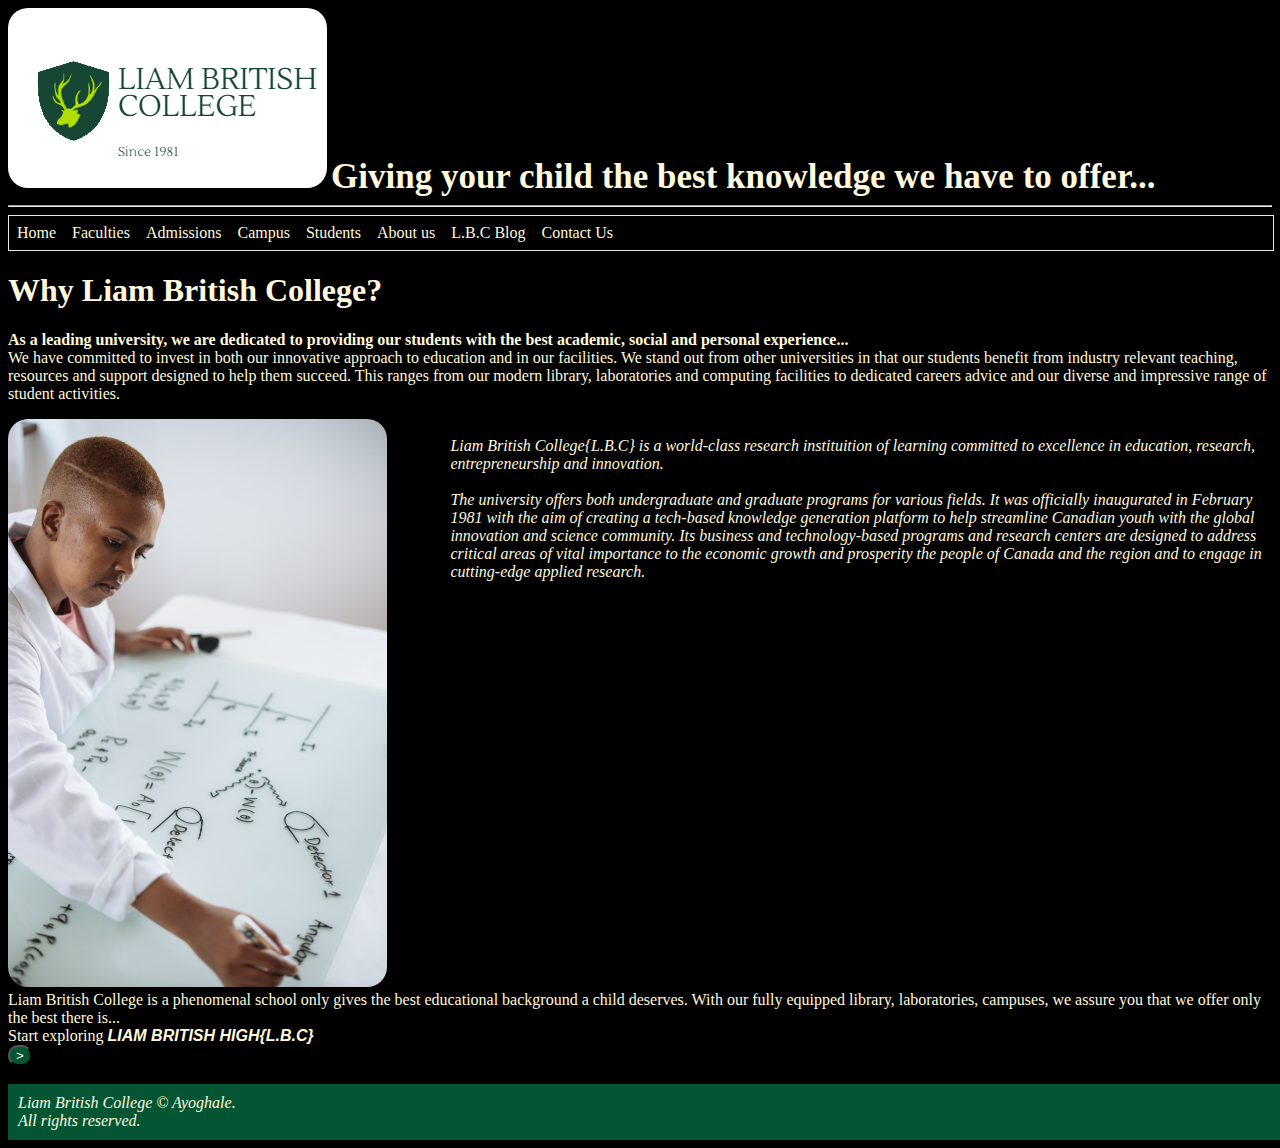
<file: index.html>
<!DOCTYPE html>
<html lang="en">
<head>
    <meta charset="UTF-8">
    <meta name="viewport" content="width=device-width, initial-scale=1.0">
    <link rel="stylesheet" href="style.css">
</head>
        <body>
            <header>
                <img src="logo.png" alt="Logo" class="resident">
                <b class="breli">Giving your child the best knowledge we have to offer...</b>
        <hr>
        <ul class="cats">
            <li class="sad">
                <a href="index.html" class="active">Home</a>
            </li>
            <li class="sad">
                <a href="faculties.html" class="bedo"> Faculties</a>
            </li>
            <li class="sad">
                <a href="admissions.html" class="mado">Admissions</a>
            </li>
            <li class="sad">
                <a href="campus.html" class="geow"> Campus</a>
            </li>
            <li class="sad">
                <a href="students.html" class="shola">Students</a>
            </li>
            <li class="sad">
                <a href="about.html"class="anima"> About us</a>
            </li>
            <li class="sad">
                <a href="blog.html" class="sami">L.B.C Blog</a>
            </li>
            <li class="sad">
                <a href="contact.html" class="lung">Contact Us</a>
            </li>

        </ul>
        </header>

        <h1 class="samile">Why Liam British College?</h1>
        <p>
            <strong class="vee">
                As a leading university, we are dedicated to providing our students with the best academic, social and personal experience...
            </strong>
            
        <br>

        We have committed to invest in both our innovative approach to education and in our facilities. We stand out from other universities in that our students benefit from industry relevant teaching, resources and support designed to help them succeed. This ranges from our modern library, laboratories and computing facilities to dedicated careers advice and our diverse and impressive range of student activities.
        </p>
        <img src="mad.jpeg" alt="" class="chad">
        <aside class="lucy">
        <div>
            <br>
            Liam British College{L.B.C} is a world-class research instituition of learning committed to excellence in education, research, entrepreneurship and innovation. 
        </div>
        <br class="bank">
        The university offers both undergraduate and graduate programs for various fields. It was officially inaugurated in February 1981 with the aim of creating a tech-based knowledge generation platform to help streamline Canadian youth with the global innovation and science community. Its business and technology-based programs and research centers are designed to address critical areas of vital importance to the economic growth and prosperity the people of Canada and the region and to engage in cutting-edge applied research. 
        </aside>
        <br>
        Liam British College is a phenomenal school only gives the best educational background a child deserves. With our fully equipped library, laboratories, campuses, we assure you that we offer only the best there is...
        <br>
        Start exploring <b class="blase">LIAM BRITISH HIGH{L.B.C}</b> <br>
             <a href="faculties.html">
            <button class="boothang">
               >
            </button>
        </a>
        <br>
        <br>
        
          <footer class="good">
                    <b></b>
            Liam British College &copy; Ayoghale.
            <br> All rights reserved.
            
        </footer>
            </body>
        </html>
</file>
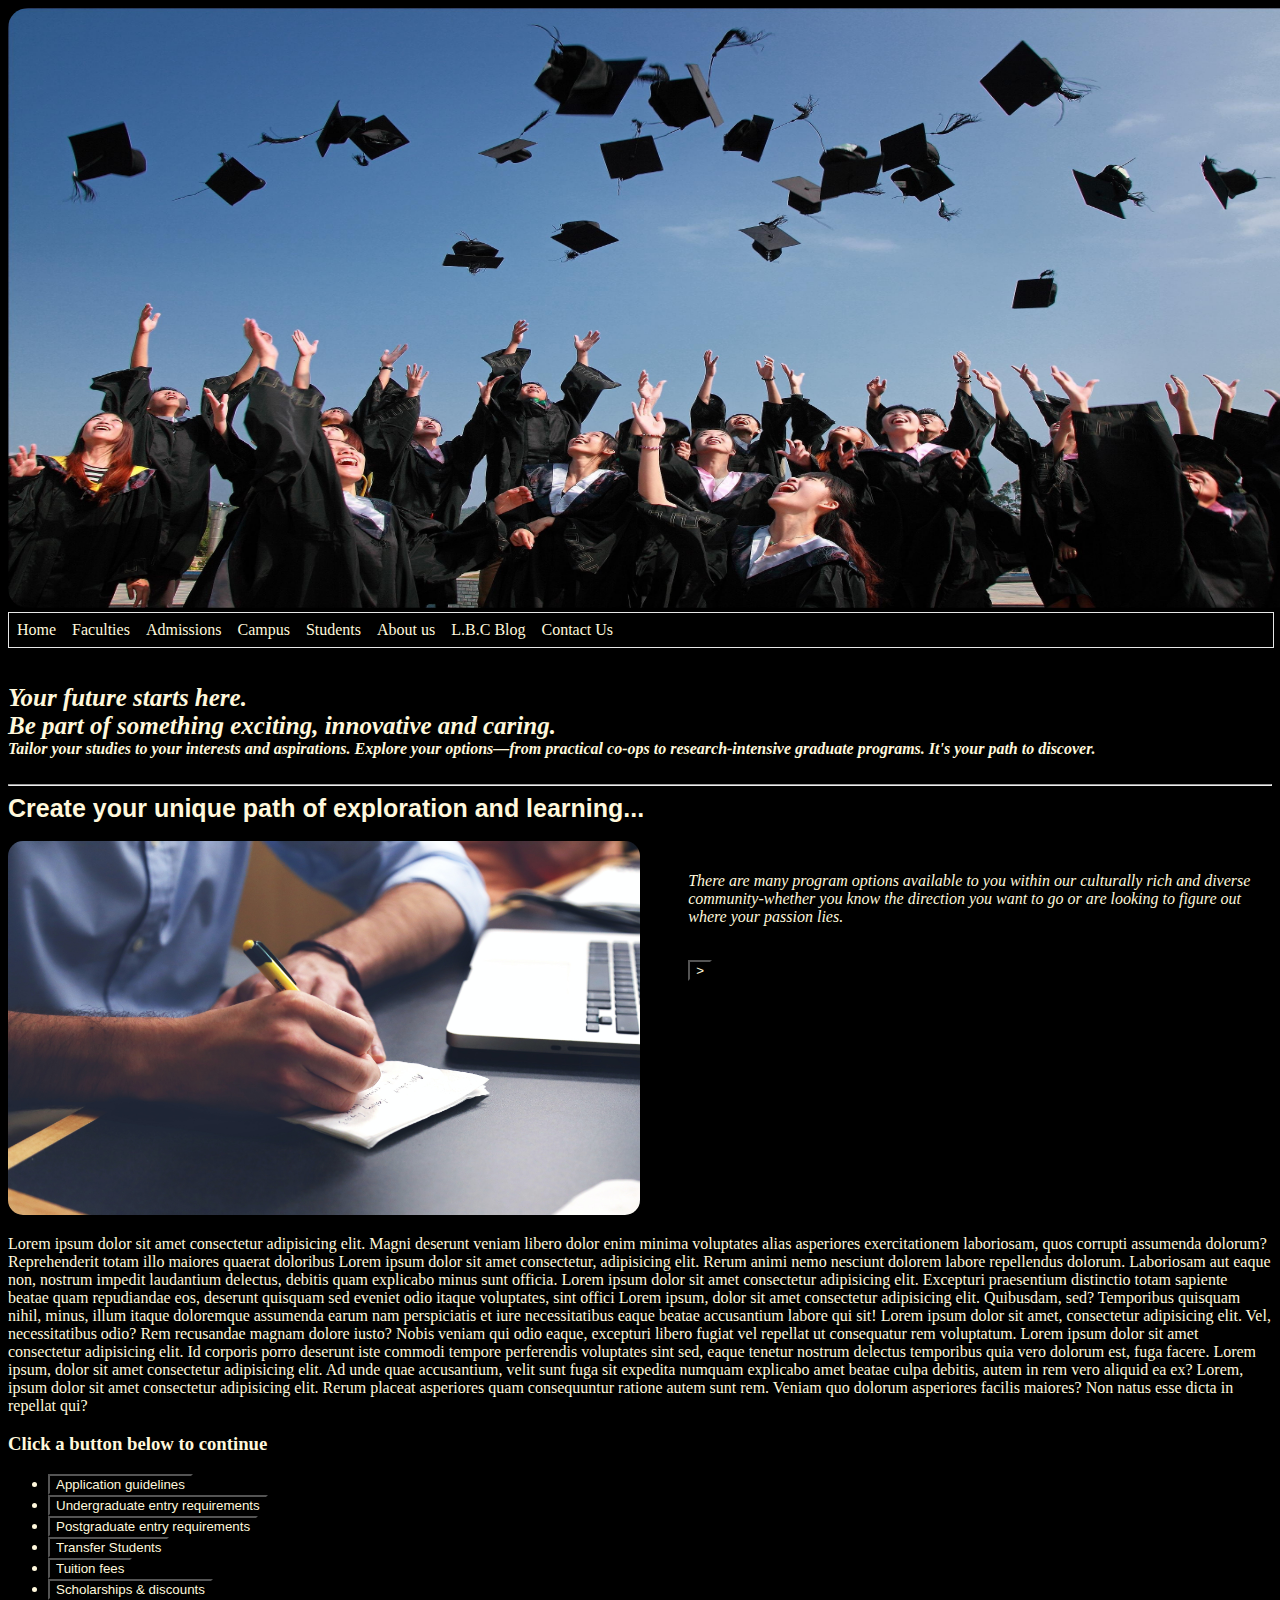
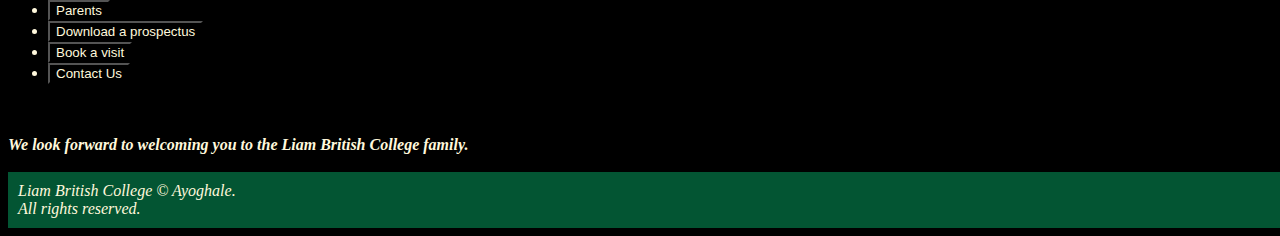
<file: admissions.html>
<!DOCTYPE html>
<html lang="en">
<head>
    <meta charset="UTF-8">
    <meta name="viewport" content="width=device-width, initial-scale=1.0">
    <title>L.B.C-Admissions</title>
    <link rel="stylesheet" href="style.css">
</head>
<body>
    <img src="load.jpeg" alt="" class="lion">
   <ul class="cats">
       <li class="sad">
           <a href="index.html" class="active">Home</a>
        </li>
        <li class="sad">
            <a href="faculties.html" class="bedo"> Faculties</a>
        </li>
        <li class="sad">
            <a href="admissions.html" class="mado">Admissions</a>
        </li>
        <li class="sad">
            <a href="campus.html" class="geow"> Campus</a>
        </li>
        <li class="sad">
            <a href="students.html" class="shola">Students</a>
        </li>
        <li class="sad">
            <a href="about.html"class="anima"> About us</a>
        </li>
        <li class="sad">
            <a href="blog.html" class="sami">L.B.C Blog</a>
        </li>
        <li class="sad">
            <a href="contact.html" class="lung">Contact Us</a>
        </li>

   </ul>

<br>
<br>
    <em class="lime"> 
        <b> Your future starts here. <br>
        Be part of something exciting, innovative and caring.
        </b> 
    </em>
<br>  
    <em>
            <b>Tailor your studies to your interests and aspirations. Explore your options—from practical co-ops to research-intensive graduate programs. It's your path to discover.</b>
    </em>
<br>
<br>
        <hr>
    <b class="lala">Create your unique path of exploration and learning...</b>
    <br>
    <br>
    <img src="jam.jpeg" alt="" class="maroon" >

    <aside class="limao">
        <p class="shazam"> There are many program options available to you within our culturally rich and diverse community-whether you know the direction you want to go or are looking to figure out where your passion lies.
  </p>
  <br>
  <a href="faculties.html" class="boothang">
      <button>
         >
      </button>
  </a>
    </aside>
    <br>
<p>
    Lorem ipsum dolor sit amet consectetur adipisicing elit. Magni deserunt veniam libero dolor enim minima voluptates alias asperiores exercitationem laboriosam, quos corrupti assumenda dolorum? Reprehenderit totam illo maiores quaerat doloribus Lorem ipsum dolor sit amet consectetur, adipisicing elit. Rerum animi nemo nesciunt dolorem labore repellendus dolorum. Laboriosam aut eaque non, nostrum impedit laudantium delectus, debitis quam explicabo minus sunt officia. Lorem ipsum dolor sit amet consectetur adipisicing elit. Excepturi praesentium distinctio totam sapiente beatae quam repudiandae eos, deserunt quisquam sed eveniet odio itaque voluptates, sint offici Lorem ipsum, dolor sit amet consectetur adipisicing elit. Quibusdam, sed? Temporibus quisquam nihil, minus, illum itaque doloremque assumenda earum nam perspiciatis et iure necessitatibus eaque beatae accusantium labore qui sit! Lorem ipsum dolor sit amet, consectetur adipisicing elit. Vel, necessitatibus odio? Rem recusandae magnam dolore iusto? Nobis veniam qui odio eaque, excepturi libero fugiat vel repellat ut consequatur rem voluptatum. Lorem ipsum dolor sit amet consectetur adipisicing elit. Id corporis porro deserunt iste commodi tempore perferendis voluptates sint sed, eaque tenetur nostrum delectus temporibus quia vero dolorum est, fuga facere. Lorem ipsum, dolor sit amet consectetur adipisicing elit. Ad unde quae accusantium, velit sunt fuga sit expedita numquam explicabo amet beatae culpa debitis, autem in rem vero aliquid ea ex? Lorem, ipsum dolor sit amet consectetur adipisicing elit. Rerum placeat asperiores quam consequuntur ratione autem sunt rem. Veniam quo dolorum asperiores facilis maiores? Non natus esse dicta in repellat qui?
</p>

<h3>Click a button below to continue</h3>
        <ul>
            <li>
                <a href="appli.html">
                <button class="lemon">Application guidelines</button>
                </a>
            </li>

            <li>
                <button class="lemon">Undergraduate entry requirements</button>
            </li>

            <li>
               <button class="lemon">Postgraduate entry requirements</button>
            </li>
            
            <li>
               <button class="lemon">Transfer Students</button>
            </li>
            
            <li>
                <button class="lemon">Tuition fees</button>
            </li>

            <li>
                <button>Scholarships & discounts</button>
            </li>

            <li>
                    <button>Parents</button>
            </li>

            <li>
                <button>Download a prospectus</button>
            </li>

            <li>
                <button>Book a visit</button>
            </li>

            <li>
            <button>Contact Us</button>
            </li>
        </ul>
        <br>
        <br>
        <em class="yazia">
            <b>
        We look forward to welcoming you to the Liam British College family.
            </b>
        </em>
        <br>
        <br>
            <footer class="good">
                <b></b>
        Liam British College &copy; Ayoghale.
        <br> All rights reserved.
        </footer>

     </body>
</html>
</file>
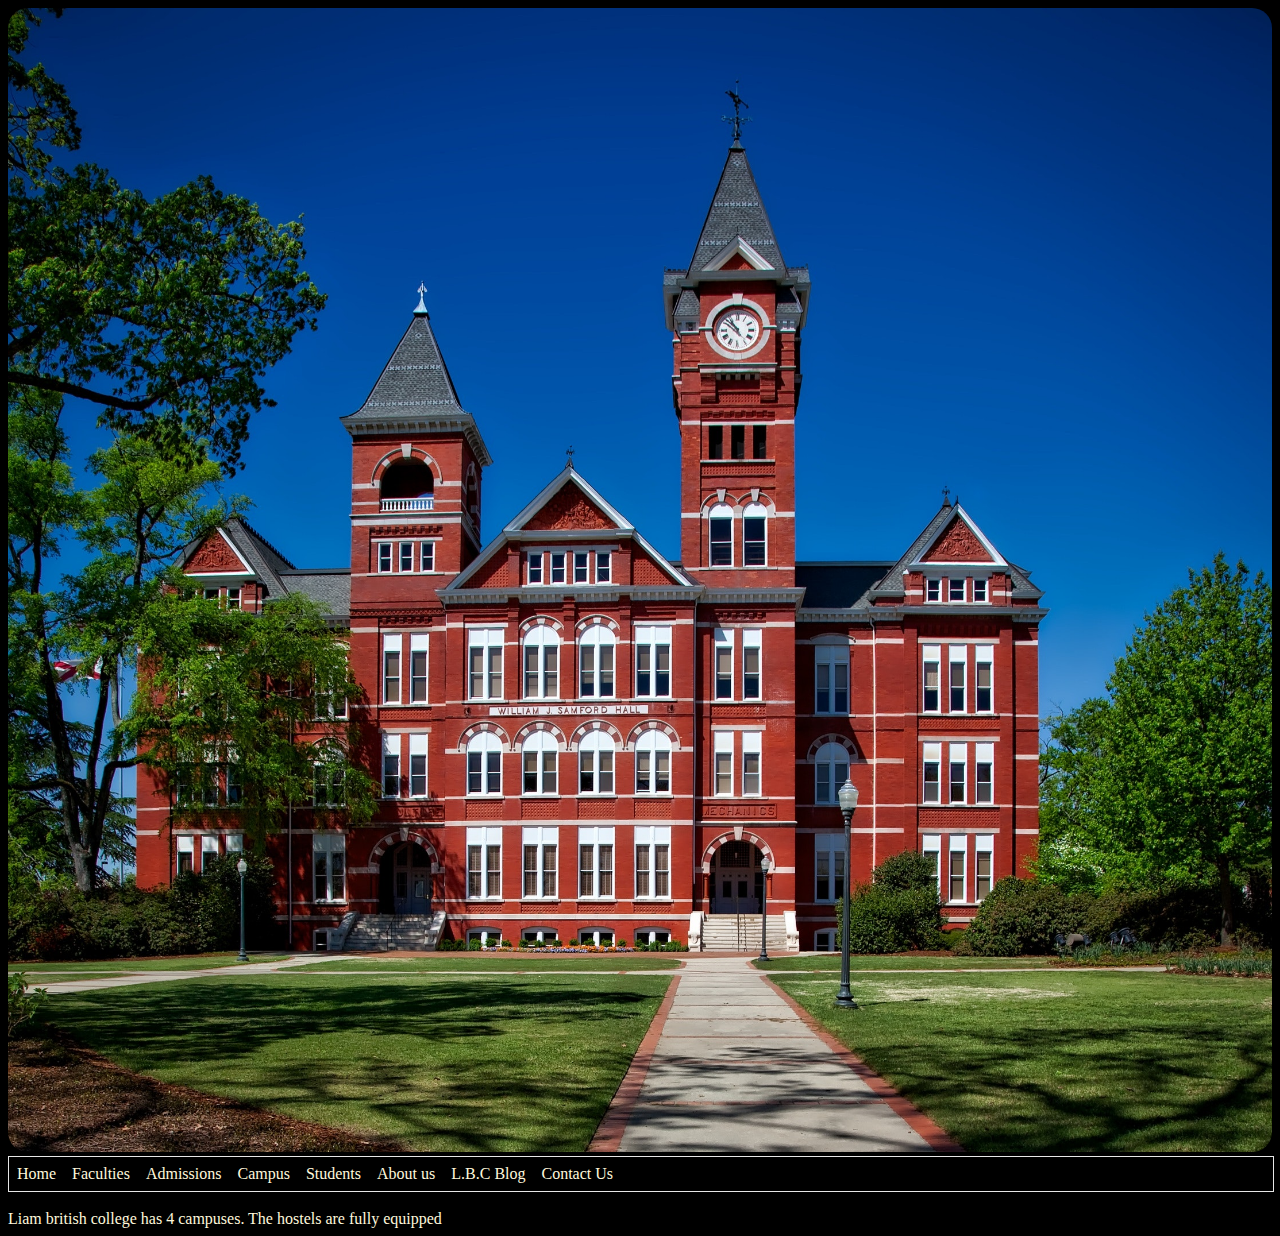
<file: campus.html>
<!DOCTYPE html>
<html lang="en">
<head>
    <meta charset="UTF-8">
    <meta name="viewport" content="width=device-width, initial-scale=1.0">
    <title>Campus</title>
    <link rel="stylesheet" href="style.css">
</head>
<img src="sla.jpeg" alt="" class="gawd">
<body>

    <ul class="cats">
        <li class="sad">
            <a href="index.html" class="active">Home</a>
         </li>
         <li class="sad">
             <a href="faculties.html" class="bedo"> Faculties</a>
         </li>
         <li class="sad">
             <a href="admissions.html" class="mado">Admissions</a>
         </li>
         <li class="sad">
             <a href="campus.html" class="geow"> Campus</a>
         </li>
         <li class="sad">
             <a href="students.html" class="shola">Students</a>
         </li>
         <li class="sad">
             <a href="about.html"class="anima"> About us</a>
         </li>
         <li class="sad">
             <a href="blog.html" class="sami">L.B.C Blog</a>
         </li>
         <li class="sad">
             <a href="contact.html" class="lung">Contact Us</a>
         </li>
 
    </ul>
<br>
Liam british college has 4 campuses.
The hostels are fully equipped
</body>
</html>
</file>
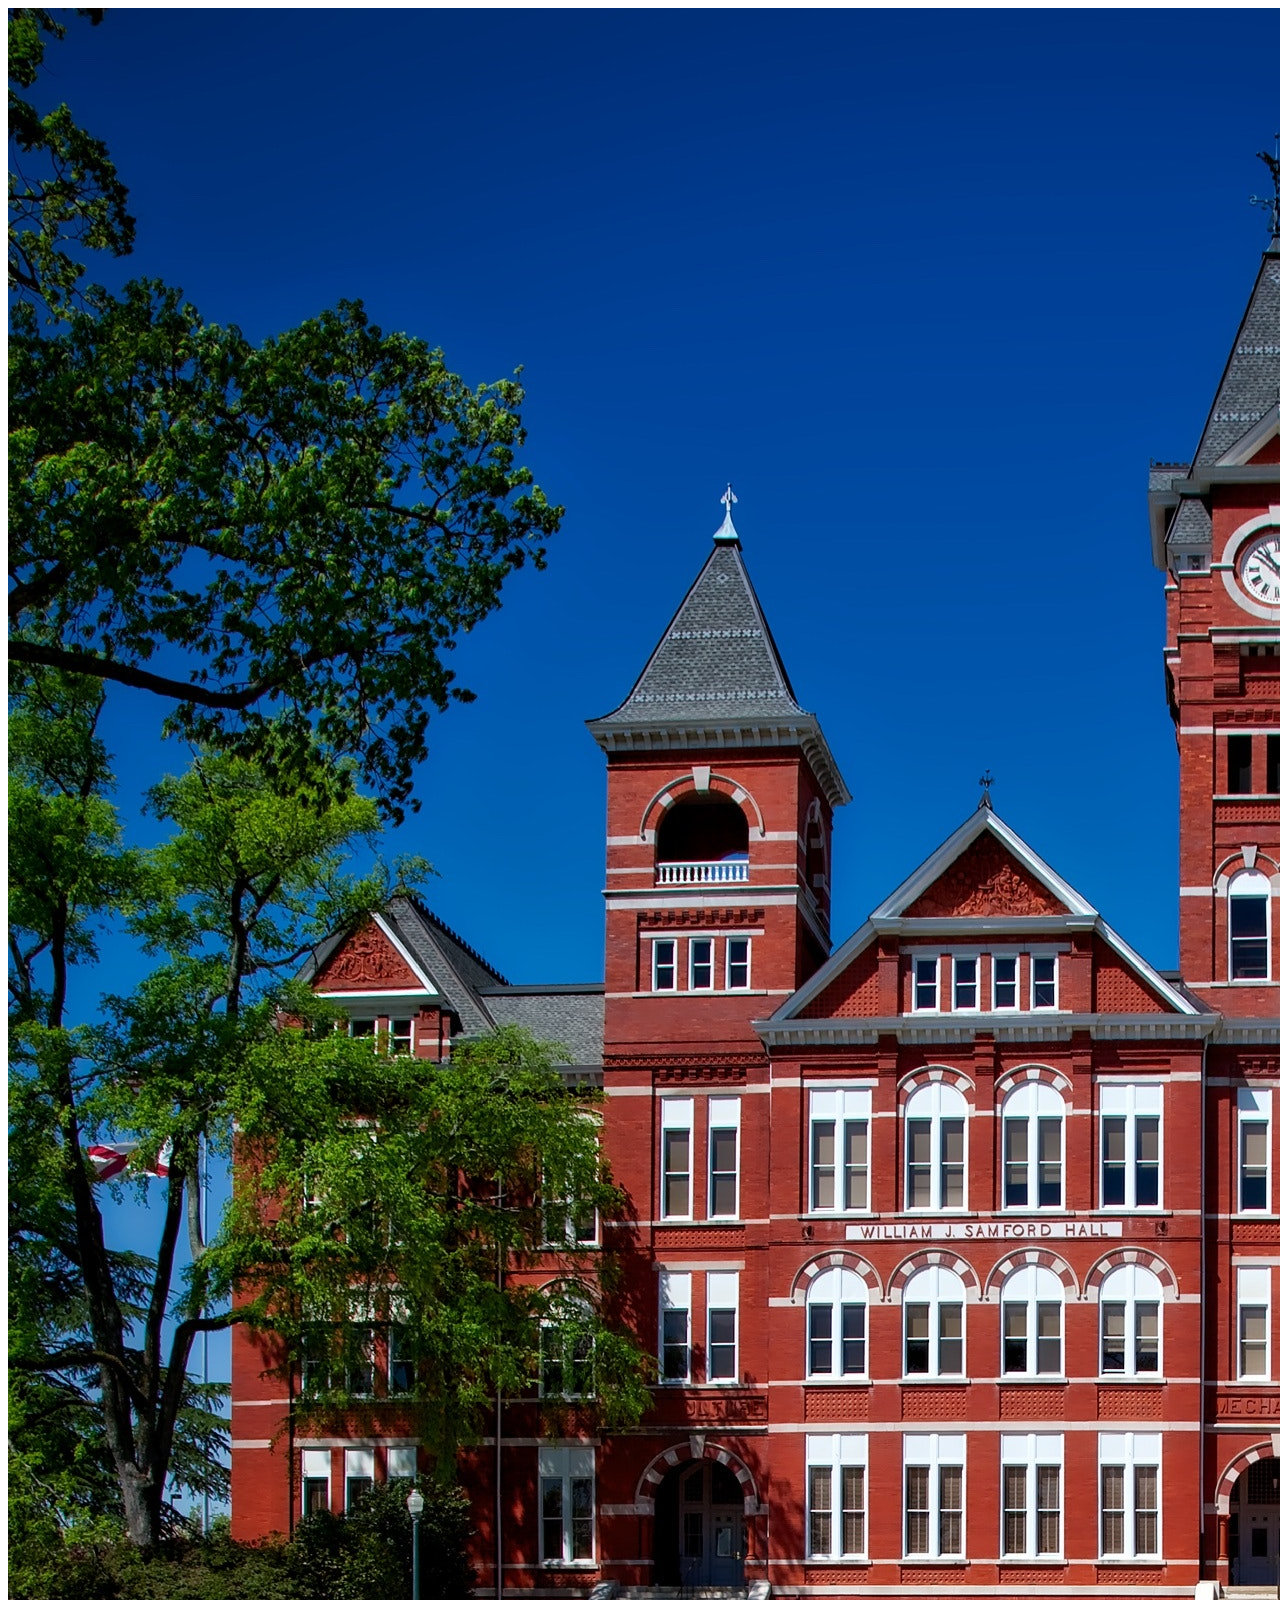
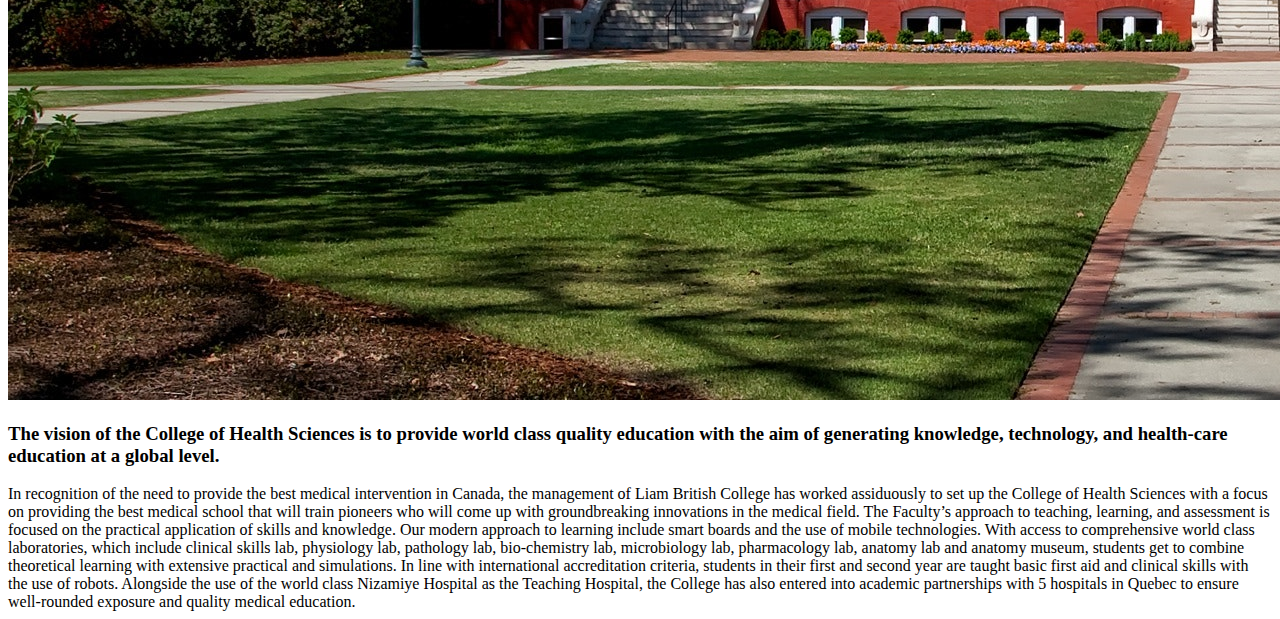
<file: college.html>
<!DOCTYPE html>
<html lang="en">
<head>
    <meta charset="UTF-8">
    <meta name="viewport" content="width=device-width, initial-scale=1.0">
    <title>Document</title>
</head>
<body>
    <link rel="stylesheet" href="C:\Users\Oghale\Desktop\online school\resources\style.css">
    <img src="sla.jpeg" alt="Logo" class="lion">
    <br>

    
    <div>
        <h3 class="zito">
        The vision of the College of Health Sciences is to provide world class quality education with the aim of generating knowledge, technology, and health-care education at a global level.
        </h3>
    </div>
    
    <div>
        In recognition of the need to provide the best medical intervention in Canada, the management of Liam British College has worked assiduously to set up the College of Health Sciences with a focus on providing the best medical school that will train pioneers who will come up with groundbreaking innovations in the medical field.

The Faculty’s approach to teaching, learning, and assessment is focused on the practical application of skills and knowledge. Our modern approach to learning include smart boards and the use of mobile technologies. With access to comprehensive world class laboratories, which include clinical skills lab, physiology lab, pathology lab, bio-chemistry lab, microbiology lab, pharmacology lab, anatomy lab and anatomy museum, students get to combine theoretical learning with extensive practical and simulations.

In line with international accreditation criteria, students in their first and second year are taught basic first aid and clinical skills with the use of robots. Alongside the use of the world class Nizamiye Hospital as the Teaching Hospital, the College has also entered into academic partnerships with 5 hospitals in Quebec to ensure well-rounded exposure and quality medical education.


    </div>
</body>
</html>
</file>
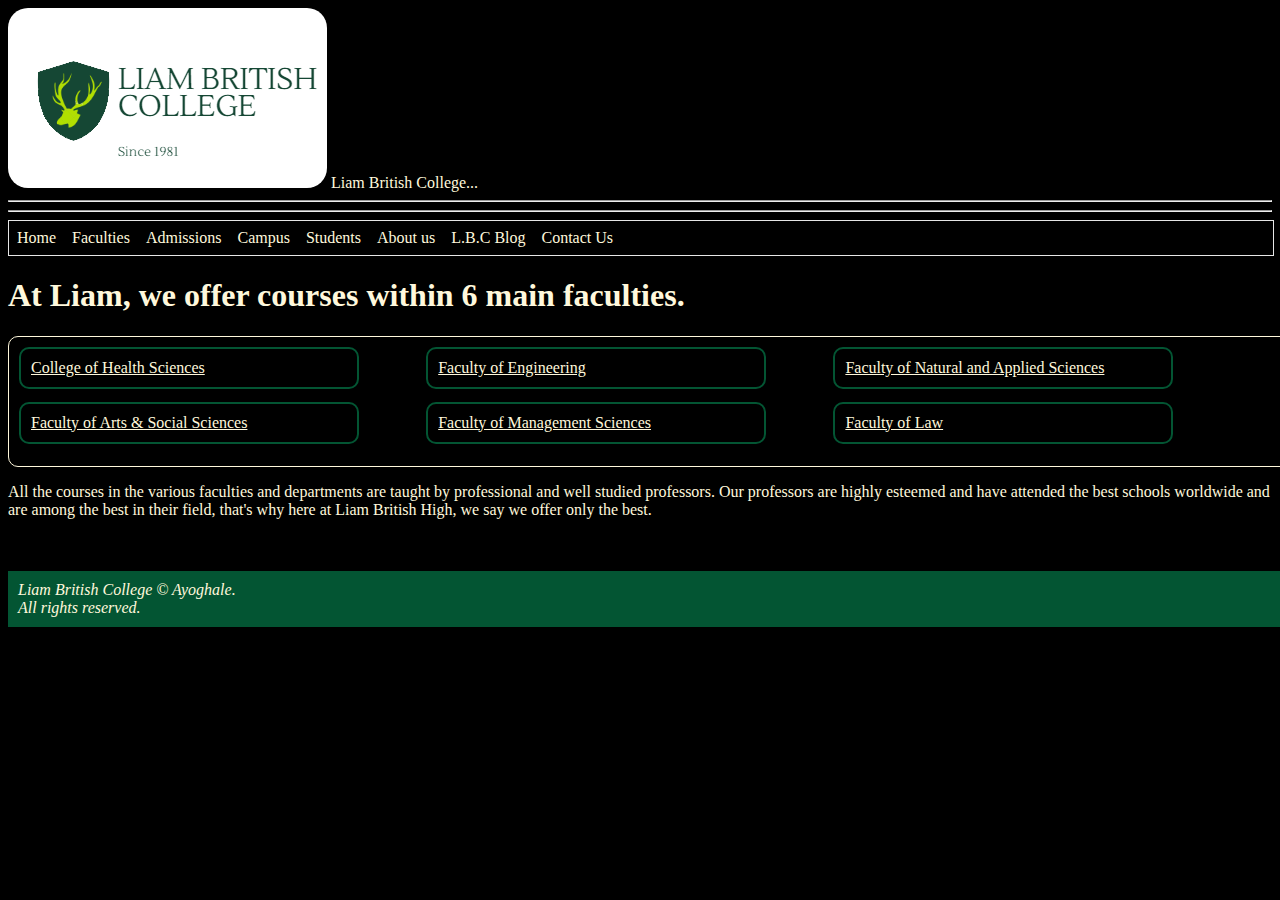
<file: faculties.html>
<!DOCTYPE html>
<html lang="en">
<head>
    <meta charset="UTF-8">
    <meta name="viewport" content="width=device-width, initial-scale=1.0">
    <title>L.B.C-Faculties</title>
</head>
<body>
    <div class="liar">
    <link rel="stylesheet" href="style.css">
    <img src="logo.png" alt="Logo" class="resident">
     Liam British College...
    <hr>
    </div>
    <hr>
    <ul class="cats">
        <li class="sad">
            <a href="index.html" class="active">Home</a>
        </li>
        <li class="sad">
            <a href="faculties.html" class="bedo"> Faculties</a>
        </li>
        <li class="sad">
            <a href="admissions.html" class="mado">Admissions</a>
        </li>
        <li class="sad">
            <a href="campus.html" class="geow"> Campus</a>
        </li>
        <li class="sad">
            <a href="students.html" class="shola">Students</a>
        </li>
        <li class="sad">
            <a href="about.html"class="anima"> About us</a>
        </li>
        <li class="sad">
            <a href="blog.html" class="sami">L.B.C Blog</a>
        </li>
        <li class="sad">
            <a href="contact.html" class="lung">Contact Us</a>
        </li>
    
    </ul>
    
    
     <div>
        <h1>At Liam, we offer courses within 6 main faculties.</h1>
    <ul class="banga">
        <li class="momen">
                <a href="college.html"> College of Health Sciences</a>
        </li>
        <li class="fris">
          
                <a href="engineering.html">Faculty of Engineering</a>
        </li>
        <li class="pole">
                <a href="natapp.html">Faculty of Natural and Applied Sciences</a>
        </li>
        <li class="damnl">
               <a href="artsndsci.html">Faculty of Arts & Social Sciences</a>
        </li>
        <li class="ight">
                <a href="mgtsci.html">Faculty of Management Sciences</a>
         </li>
         <li class="london">
                <a href="law.html">Faculty of Law</a>
         </li>
    </ul>
    </div>
    <p>
        All the courses in the various faculties and departments are taught by professional and well studied professors.
        Our professors are highly esteemed and have attended the best schools worldwide and are among the best in their field, that's why here at Liam British High, we say we offer only the best.
    </p>
<br>
<br>
    
    <footer class="good">
        <b></b>
Liam British College &copy; Ayoghale.
<br> All rights reserved.
    </footer>
</body>
</html>
</file>
<file: style.css>
*{
    background-color: black;
    color: cornsilk;
}

ul.cats{
    border-right: 1px solid rgb(1, 22, 22);
    border: 1px solid #e7e7e7;
    padding: 0;
    width: 100%;
    margin: 0;
    position: -webkit-sticky;
    font-style: normal;
    list-style-type: none;
    background-color: black;
    overflow: hidden;
    top: 0;
}

li.sad{
    display: inline;
    text-decoration: none;
    float: left;
}

.active,.bedo,.mado,.geow,.shola,.anima,.sami,.lung{
    display: block;
    padding: 8px;
    text-decoration: none;
}

.active:hover{
    background-color: rgb(3, 85, 51);
    border-right: black;
}
.bedo:hover{
    background-color: rgb(3, 85, 51);
    border-right: black;
}
.mado:hover{
    background-color: rgb(3, 85, 51);
    border-right: black;
}
.geow:hover{
    background-color: rgb(3, 85, 51);
    border-right: black;
}
.shola:hover{
    background-color: rgb(3, 85, 51);
    border-right: black;
}
.anima:hover{
    background-color: rgb(3, 85, 51);
    border-right: black;
}
.sami:hover{
    background-color: rgb(3, 85, 51);
    border-right: black;
}
.lung:hover{
        background-color: rgb(3, 85, 51);
        border-right: black;
}

.resident{
    border-radius: 20px;
    top: 30px;
}
.samile{
    color: cornsilk;
    
}

.chad{
    width: 30%;
    height: 30%;
    border-radius: 20px;
}


.lion{
    width: 1325px;
    height: 600px;
    border-radius: 20px;
}

.lime{
    font-size: 25px;
}

.maroon{
    width: 50%;
    height: 50%;
    border-radius: 15px;
}

.limao{
    width: 45%;
    margin: 15px;
    padding-left: 10px;
    float: right;
}

.urchin{
    text-decoration-line: underline;
}

aside{
    width: 65%; 
    padding-left: 10px;
    margin-left: 15px;
    float: right;
    font-style: italic;
}

div.skibii{
    font-weight: bold;
    font-size: 20px;
}

.lala{
    font-size: 25px;
    font-family: 'Lucida Sans', 'Lucida Sans Regular', 'Lucida Grande', 'Lucida Sans Unicode', Geneva, Verdana, sans-serif;
}

.boothang{
    border-radius: 10px;
    background-color: rgb(3, 85, 51);
}

footer.good{
    background-color: rgb(3, 85, 51);
    width: 100%;
    padding: 10px;
    font-style: italic;
    position: -webkit-sticky;
    bottom: 0;

}

.breli{
    font-size: 35px;
}

.gawd{
    width: 100%;
    height: 50%;
    border-radius: 20px;
}
.blase{
    font-family: 'Segoe UI', Tahoma, Geneva, Verdana, sans-serif;
    font-style: italic;
}

.energa{
    background-color: rgb(3, 85, 51);
    font-size: 30px;
    border-radius: 10px;
}

.banga{
    border-right: 1px solid rgb(1, 22, 22);
    padding: 10px;
    width: 100%;
    margin: 0;
    position: -webkit-sticky;
    font-style: normal;
    list-style-type: none;
    background-color: black;
    overflow: hidden;
    top: 0;
    border: 1px solid cornsilk;
    border-radius: 10px;
}
 
.momen,.fris,.pole,.damnl,.ight,.london{
    display: inline-block;
    width: 25%;
    text-decoration: none;
    padding: 10px;
    border-radius: 10px;
    border: 2px solid rgb(3, 85, 51);
    margin-right: 5%;
    margin-bottom: 1%;
}

.afri{
    color: rgb(3, 85, 51);
}
</file>
